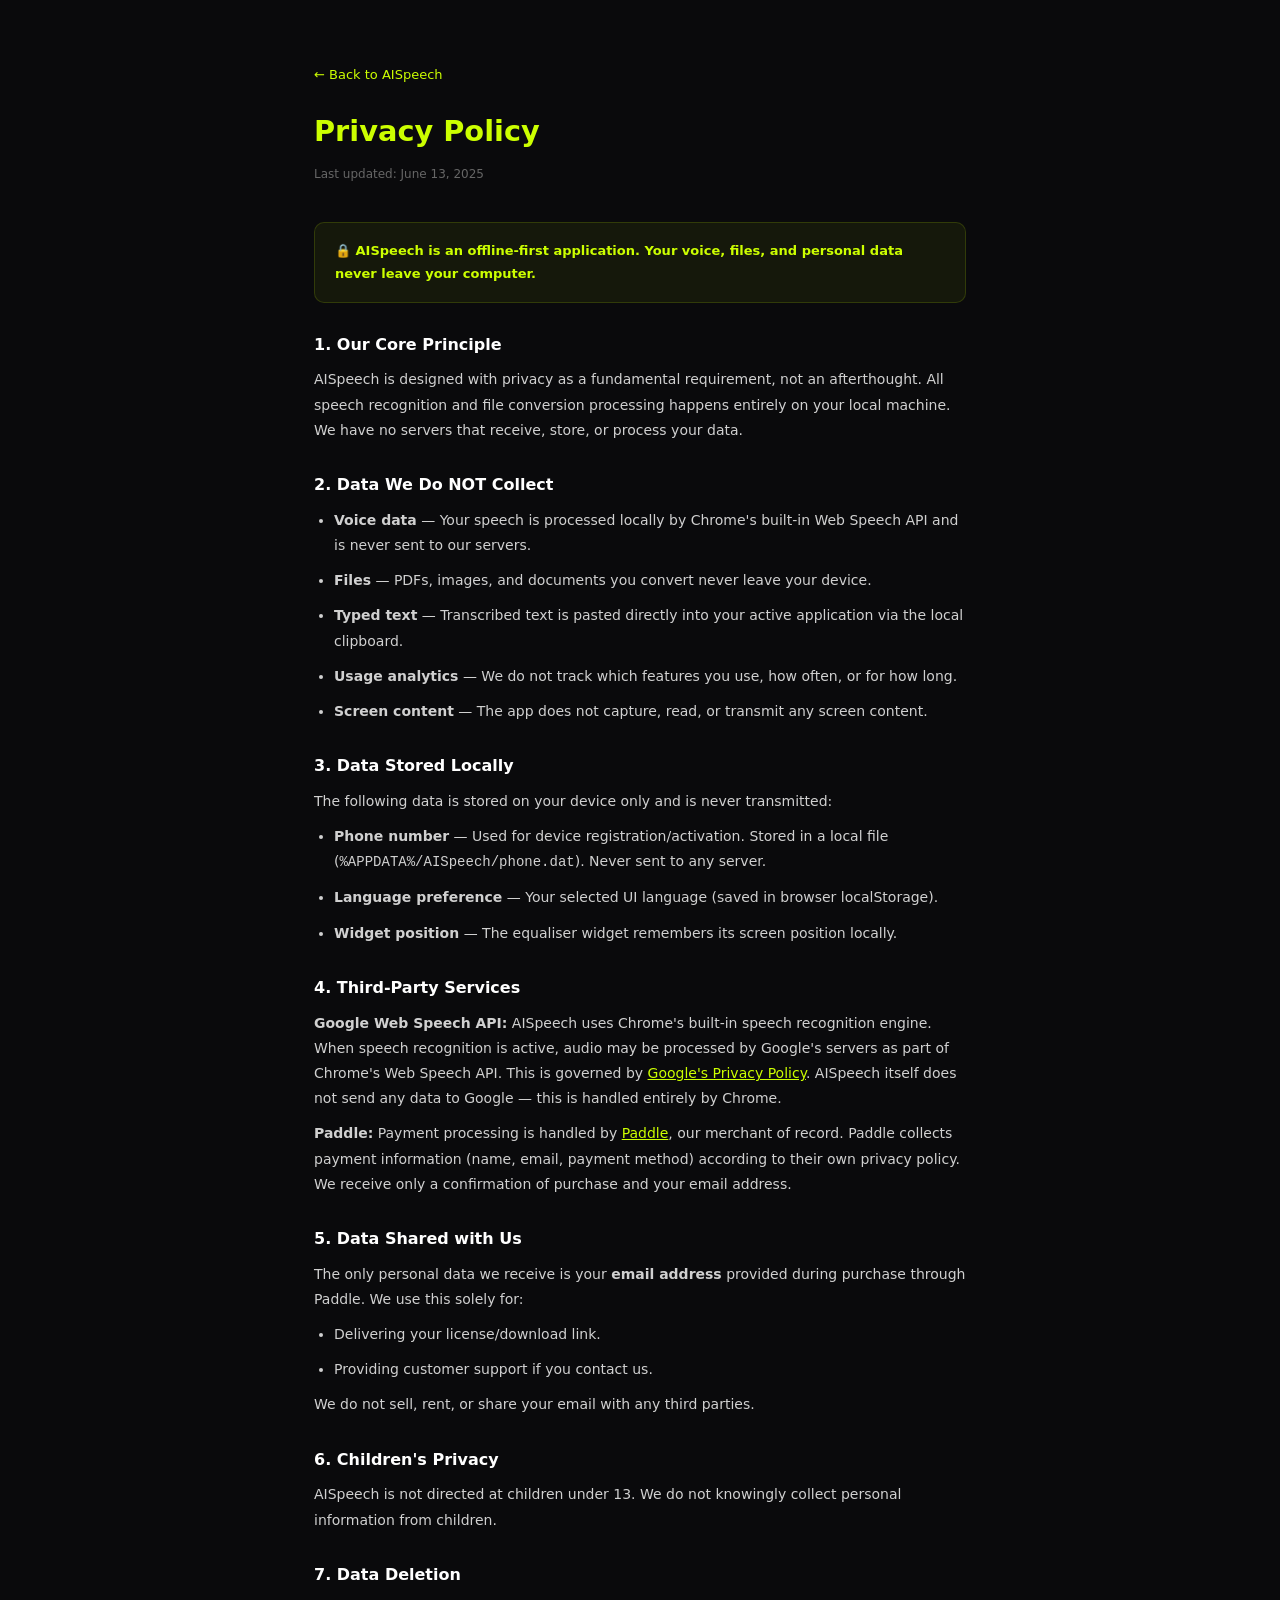
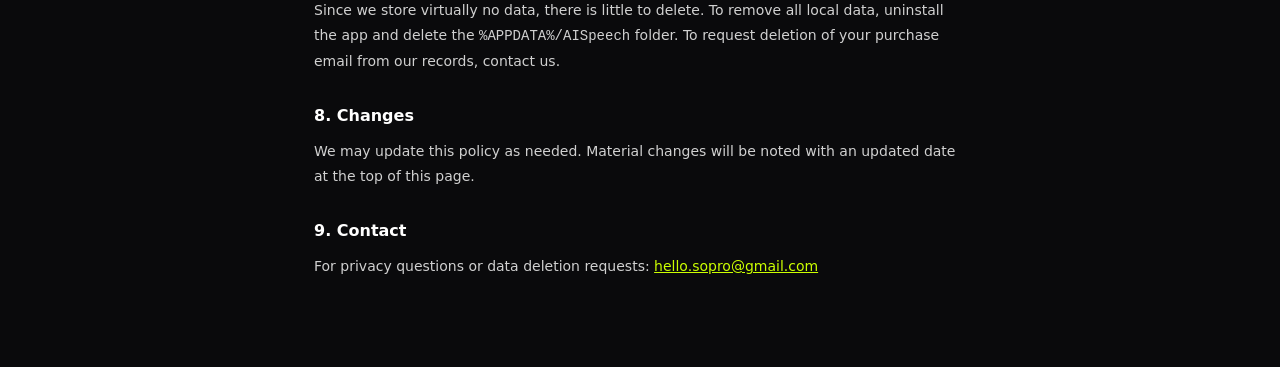
<file: privacy.html>
<!DOCTYPE html>
<html lang="en">
<head>
    <meta charset="UTF-8">
    <meta name="viewport" content="width=device-width, initial-scale=1.0">
    <title>Privacy Policy — AISpeech</title>
    <style>
        :root { --lime: #ccff00; --bg: #0a0a0c; --card: #151518; --border: #1e1e22; --text: #d0d0d0; --muted: #666; }
        * { margin: 0; padding: 0; box-sizing: border-box; }
        body { font-family: 'Segoe UI', system-ui, sans-serif; background: var(--bg); color: var(--text); line-height: 1.8; }
        a { color: var(--lime); }
        .container { max-width: 700px; margin: 0 auto; padding: 60px 24px 80px; }
        h1 { color: var(--lime); font-size: 1.8rem; margin-bottom: 6px; }
        .updated { font-size: 12px; color: var(--muted); margin-bottom: 36px; }
        h2 { color: #fff; font-size: 1rem; margin: 28px 0 8px; }
        p, li { font-size: 14px; color: var(--text); margin-bottom: 10px; }
        ul { padding-left: 20px; }
        .back { display: inline-block; margin-bottom: 20px; font-size: 13px; color: var(--lime); text-decoration: none; }
        .highlight { background: rgba(204,255,0,0.06); border: 1px solid rgba(204,255,0,0.15); border-radius: 10px; padding: 16px 20px; margin: 20px 0; }
        .highlight p { margin: 0; font-size: 13px; color: var(--lime); font-weight: 600; }
    </style>
</head>
<body>
<div class="container">
    <a href="./" class="back">← Back to AISpeech</a>
    <h1>Privacy Policy</h1>
    <p class="updated">Last updated: June 13, 2025</p>

    <div class="highlight">
        <p>🔒 AISpeech is an offline-first application. Your voice, files, and personal data never leave your computer.</p>
    </div>

    <h2>1. Our Core Principle</h2>
    <p>AISpeech is designed with privacy as a fundamental requirement, not an afterthought. All speech recognition and file conversion processing happens entirely on your local machine. We have no servers that receive, store, or process your data.</p>

    <h2>2. Data We Do NOT Collect</h2>
    <ul>
        <li><strong>Voice data</strong> — Your speech is processed locally by Chrome's built-in Web Speech API and is never sent to our servers.</li>
        <li><strong>Files</strong> — PDFs, images, and documents you convert never leave your device.</li>
        <li><strong>Typed text</strong> — Transcribed text is pasted directly into your active application via the local clipboard.</li>
        <li><strong>Usage analytics</strong> — We do not track which features you use, how often, or for how long.</li>
        <li><strong>Screen content</strong> — The app does not capture, read, or transmit any screen content.</li>
    </ul>

    <h2>3. Data Stored Locally</h2>
    <p>The following data is stored on your device only and is never transmitted:</p>
    <ul>
        <li><strong>Phone number</strong> — Used for device registration/activation. Stored in a local file (<code>%APPDATA%/AISpeech/phone.dat</code>). Never sent to any server.</li>
        <li><strong>Language preference</strong> — Your selected UI language (saved in browser localStorage).</li>
        <li><strong>Widget position</strong> — The equaliser widget remembers its screen position locally.</li>
    </ul>

    <h2>4. Third-Party Services</h2>
    <p><strong>Google Web Speech API:</strong> AISpeech uses Chrome's built-in speech recognition engine. When speech recognition is active, audio may be processed by Google's servers as part of Chrome's Web Speech API. This is governed by <a href="https://policies.google.com/privacy" target="_blank">Google's Privacy Policy</a>. AISpeech itself does not send any data to Google — this is handled entirely by Chrome.</p>
    <p><strong>Paddle:</strong> Payment processing is handled by <a href="https://www.paddle.com/legal/privacy" target="_blank">Paddle</a>, our merchant of record. Paddle collects payment information (name, email, payment method) according to their own privacy policy. We receive only a confirmation of purchase and your email address.</p>

    <h2>5. Data Shared with Us</h2>
    <p>The only personal data we receive is your <strong>email address</strong> provided during purchase through Paddle. We use this solely for:</p>
    <ul>
        <li>Delivering your license/download link.</li>
        <li>Providing customer support if you contact us.</li>
    </ul>
    <p>We do not sell, rent, or share your email with any third parties.</p>

    <h2>6. Children's Privacy</h2>
    <p>AISpeech is not directed at children under 13. We do not knowingly collect personal information from children.</p>

    <h2>7. Data Deletion</h2>
    <p>Since we store virtually no data, there is little to delete. To remove all local data, uninstall the app and delete the <code>%APPDATA%/AISpeech</code> folder. To request deletion of your purchase email from our records, contact us.</p>

    <h2>8. Changes</h2>
    <p>We may update this policy as needed. Material changes will be noted with an updated date at the top of this page.</p>

    <h2>9. Contact</h2>
    <p>For privacy questions or data deletion requests: <a href="mailto:hello.sopro@gmail.com">hello.sopro@gmail.com</a></p>
</div>
</body>
</html>
</file>
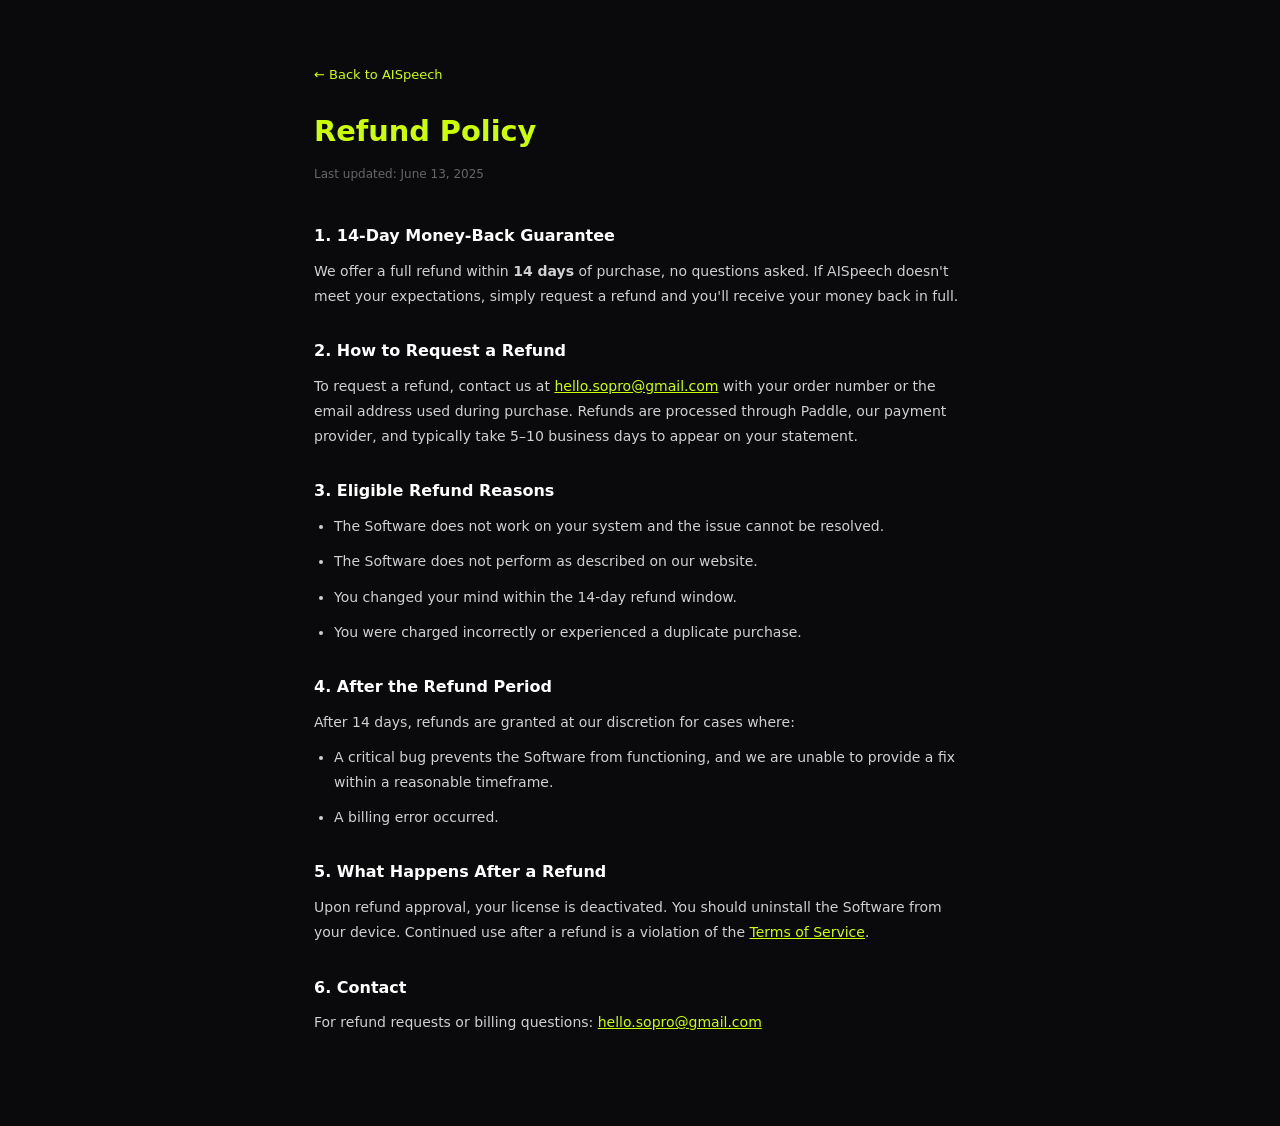
<file: refund.html>
<!DOCTYPE html>
<html lang="en">
<head>
    <meta charset="UTF-8">
    <meta name="viewport" content="width=device-width, initial-scale=1.0">
    <title>Refund Policy — AISpeech</title>
    <style>
        :root { --lime: #ccff00; --bg: #0a0a0c; --card: #151518; --border: #1e1e22; --text: #d0d0d0; --muted: #666; }
        * { margin: 0; padding: 0; box-sizing: border-box; }
        body { font-family: 'Segoe UI', system-ui, sans-serif; background: var(--bg); color: var(--text); line-height: 1.8; }
        a { color: var(--lime); }
        .container { max-width: 700px; margin: 0 auto; padding: 60px 24px 80px; }
        h1 { color: var(--lime); font-size: 1.8rem; margin-bottom: 6px; }
        .updated { font-size: 12px; color: var(--muted); margin-bottom: 36px; }
        h2 { color: #fff; font-size: 1rem; margin: 28px 0 8px; }
        p, li { font-size: 14px; color: var(--text); margin-bottom: 10px; }
        ul { padding-left: 20px; }
        .back { display: inline-block; margin-bottom: 20px; font-size: 13px; color: var(--lime); text-decoration: none; }
    </style>
</head>
<body>
<div class="container">
    <a href="./" class="back">← Back to AISpeech</a>
    <h1>Refund Policy</h1>
    <p class="updated">Last updated: June 13, 2025</p>

    <h2>1. 14-Day Money-Back Guarantee</h2>
    <p>We offer a full refund within <strong>14 days</strong> of purchase, no questions asked. If AISpeech doesn't meet your expectations, simply request a refund and you'll receive your money back in full.</p>

    <h2>2. How to Request a Refund</h2>
    <p>To request a refund, contact us at <a href="mailto:hello.sopro@gmail.com">hello.sopro@gmail.com</a> with your order number or the email address used during purchase. Refunds are processed through Paddle, our payment provider, and typically take 5–10 business days to appear on your statement.</p>

    <h2>3. Eligible Refund Reasons</h2>
    <ul>
        <li>The Software does not work on your system and the issue cannot be resolved.</li>
        <li>The Software does not perform as described on our website.</li>
        <li>You changed your mind within the 14-day refund window.</li>
        <li>You were charged incorrectly or experienced a duplicate purchase.</li>
    </ul>

    <h2>4. After the Refund Period</h2>
    <p>After 14 days, refunds are granted at our discretion for cases where:</p>
    <ul>
        <li>A critical bug prevents the Software from functioning, and we are unable to provide a fix within a reasonable timeframe.</li>
        <li>A billing error occurred.</li>
    </ul>

    <h2>5. What Happens After a Refund</h2>
    <p>Upon refund approval, your license is deactivated. You should uninstall the Software from your device. Continued use after a refund is a violation of the <a href="/terms.html">Terms of Service</a>.</p>

    <h2>6. Contact</h2>
    <p>For refund requests or billing questions: <a href="mailto:hello.sopro@gmail.com">hello.sopro@gmail.com</a></p>
</div>
</body>
</html>
</file>
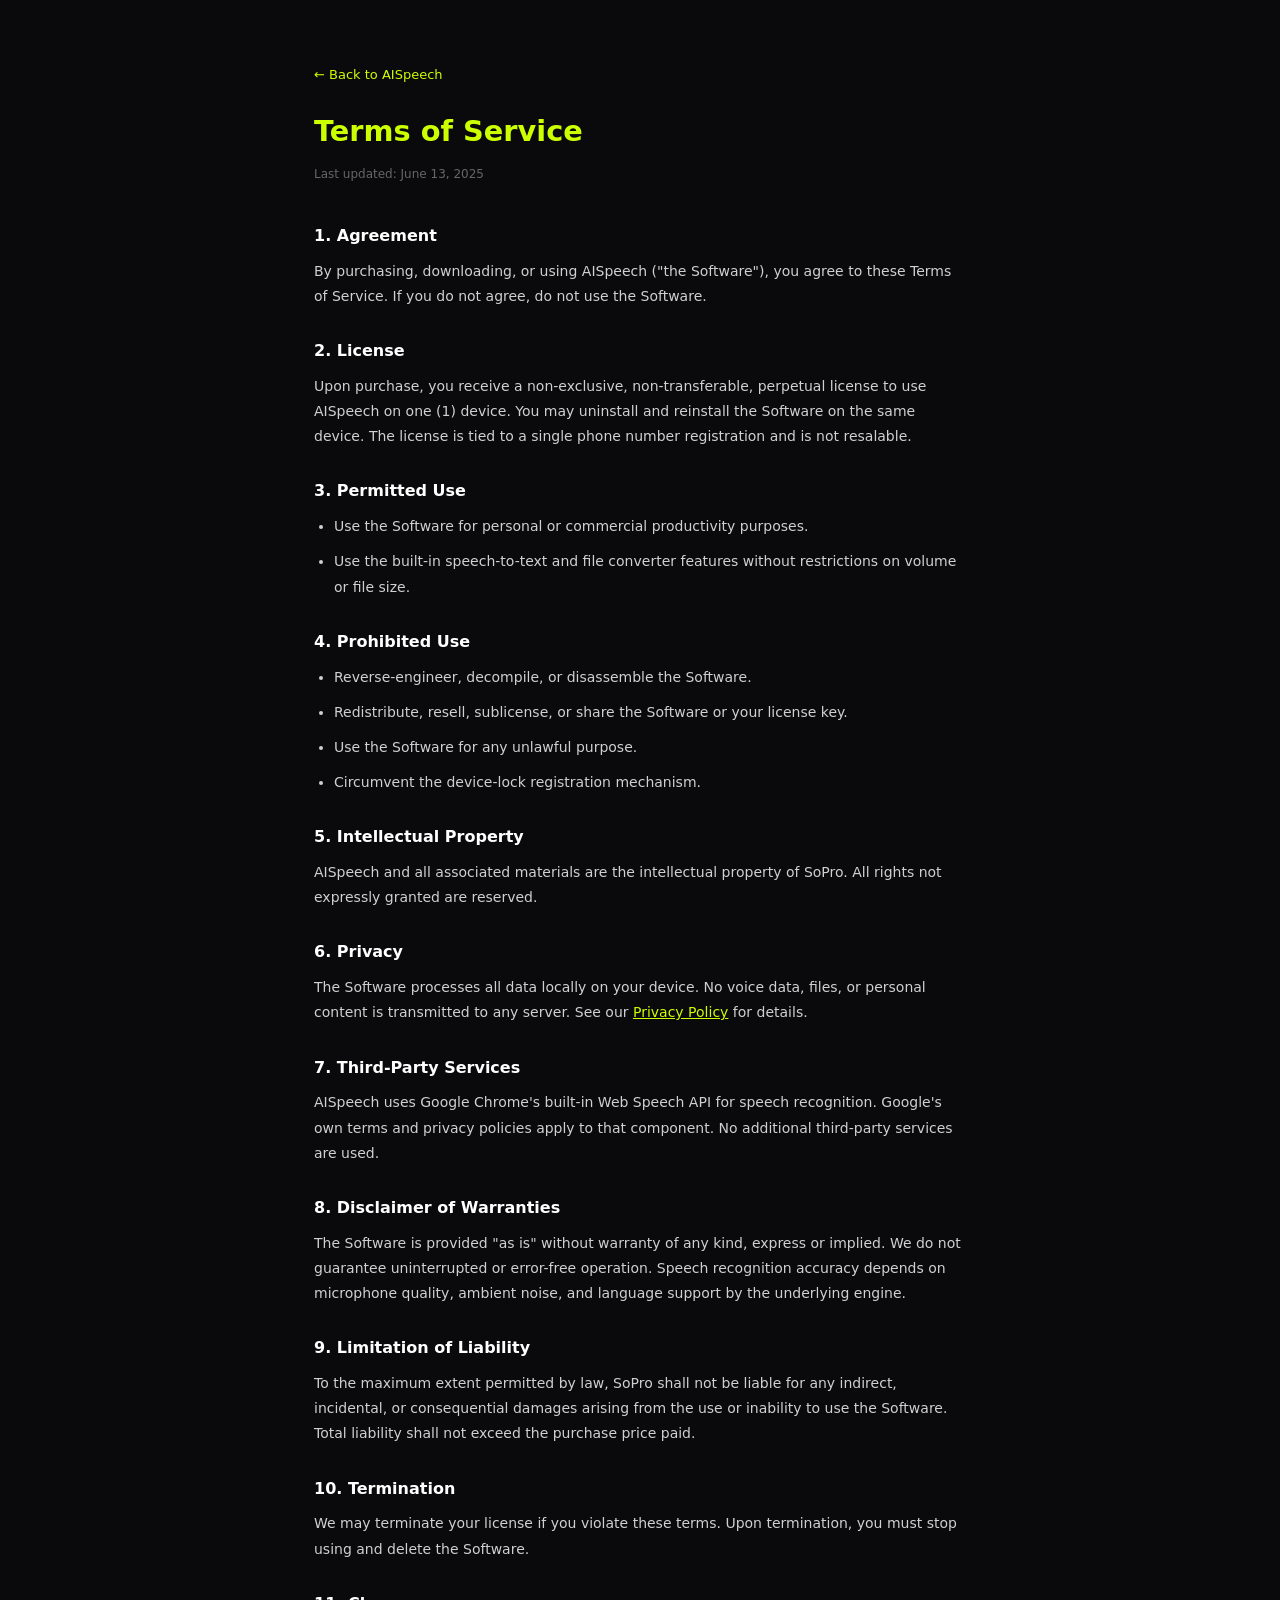
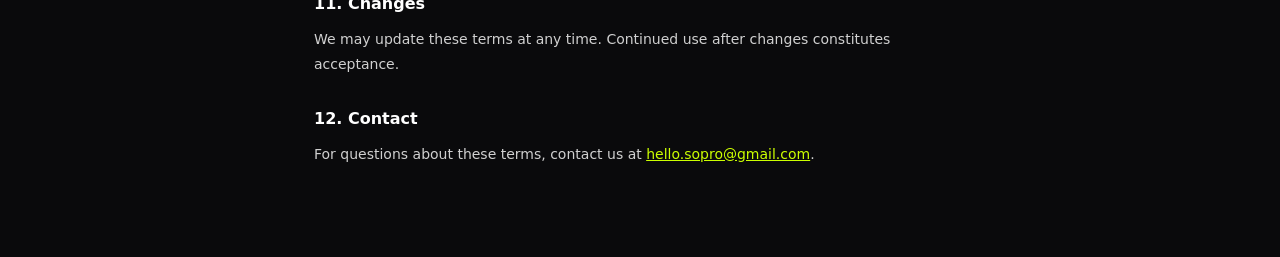
<file: terms.html>
<!DOCTYPE html>
<html lang="en">
<head>
    <meta charset="UTF-8">
    <meta name="viewport" content="width=device-width, initial-scale=1.0">
    <title>Terms of Service — AISpeech</title>
    <style>
        :root { --lime: #ccff00; --bg: #0a0a0c; --card: #151518; --border: #1e1e22; --text: #d0d0d0; --muted: #666; }
        * { margin: 0; padding: 0; box-sizing: border-box; }
        body { font-family: 'Segoe UI', system-ui, sans-serif; background: var(--bg); color: var(--text); line-height: 1.8; }
        a { color: var(--lime); }
        .container { max-width: 700px; margin: 0 auto; padding: 60px 24px 80px; }
        h1 { color: var(--lime); font-size: 1.8rem; margin-bottom: 6px; }
        .updated { font-size: 12px; color: var(--muted); margin-bottom: 36px; }
        h2 { color: #fff; font-size: 1rem; margin: 28px 0 8px; }
        p, li { font-size: 14px; color: var(--text); margin-bottom: 10px; }
        ul { padding-left: 20px; }
        .back { display: inline-block; margin-bottom: 20px; font-size: 13px; color: var(--lime); text-decoration: none; }
    </style>
</head>
<body>
<div class="container">
    <a href="./" class="back">← Back to AISpeech</a>
    <h1>Terms of Service</h1>
    <p class="updated">Last updated: June 13, 2025</p>

    <h2>1. Agreement</h2>
    <p>By purchasing, downloading, or using AISpeech ("the Software"), you agree to these Terms of Service. If you do not agree, do not use the Software.</p>

    <h2>2. License</h2>
    <p>Upon purchase, you receive a non-exclusive, non-transferable, perpetual license to use AISpeech on one (1) device. You may uninstall and reinstall the Software on the same device. The license is tied to a single phone number registration and is not resalable.</p>

    <h2>3. Permitted Use</h2>
    <ul>
        <li>Use the Software for personal or commercial productivity purposes.</li>
        <li>Use the built-in speech-to-text and file converter features without restrictions on volume or file size.</li>
    </ul>

    <h2>4. Prohibited Use</h2>
    <ul>
        <li>Reverse-engineer, decompile, or disassemble the Software.</li>
        <li>Redistribute, resell, sublicense, or share the Software or your license key.</li>
        <li>Use the Software for any unlawful purpose.</li>
        <li>Circumvent the device-lock registration mechanism.</li>
    </ul>

    <h2>5. Intellectual Property</h2>
    <p>AISpeech and all associated materials are the intellectual property of SoPro. All rights not expressly granted are reserved.</p>

    <h2>6. Privacy</h2>
    <p>The Software processes all data locally on your device. No voice data, files, or personal content is transmitted to any server. See our <a href="/privacy.html">Privacy Policy</a> for details.</p>

    <h2>7. Third-Party Services</h2>
    <p>AISpeech uses Google Chrome's built-in Web Speech API for speech recognition. Google's own terms and privacy policies apply to that component. No additional third-party services are used.</p>

    <h2>8. Disclaimer of Warranties</h2>
    <p>The Software is provided "as is" without warranty of any kind, express or implied. We do not guarantee uninterrupted or error-free operation. Speech recognition accuracy depends on microphone quality, ambient noise, and language support by the underlying engine.</p>

    <h2>9. Limitation of Liability</h2>
    <p>To the maximum extent permitted by law, SoPro shall not be liable for any indirect, incidental, or consequential damages arising from the use or inability to use the Software. Total liability shall not exceed the purchase price paid.</p>

    <h2>10. Termination</h2>
    <p>We may terminate your license if you violate these terms. Upon termination, you must stop using and delete the Software.</p>

    <h2>11. Changes</h2>
    <p>We may update these terms at any time. Continued use after changes constitutes acceptance.</p>

    <h2>12. Contact</h2>
    <p>For questions about these terms, contact us at <a href="mailto:hello.sopro@gmail.com">hello.sopro@gmail.com</a>.</p>
</div>
</body>
</html>
</file>
